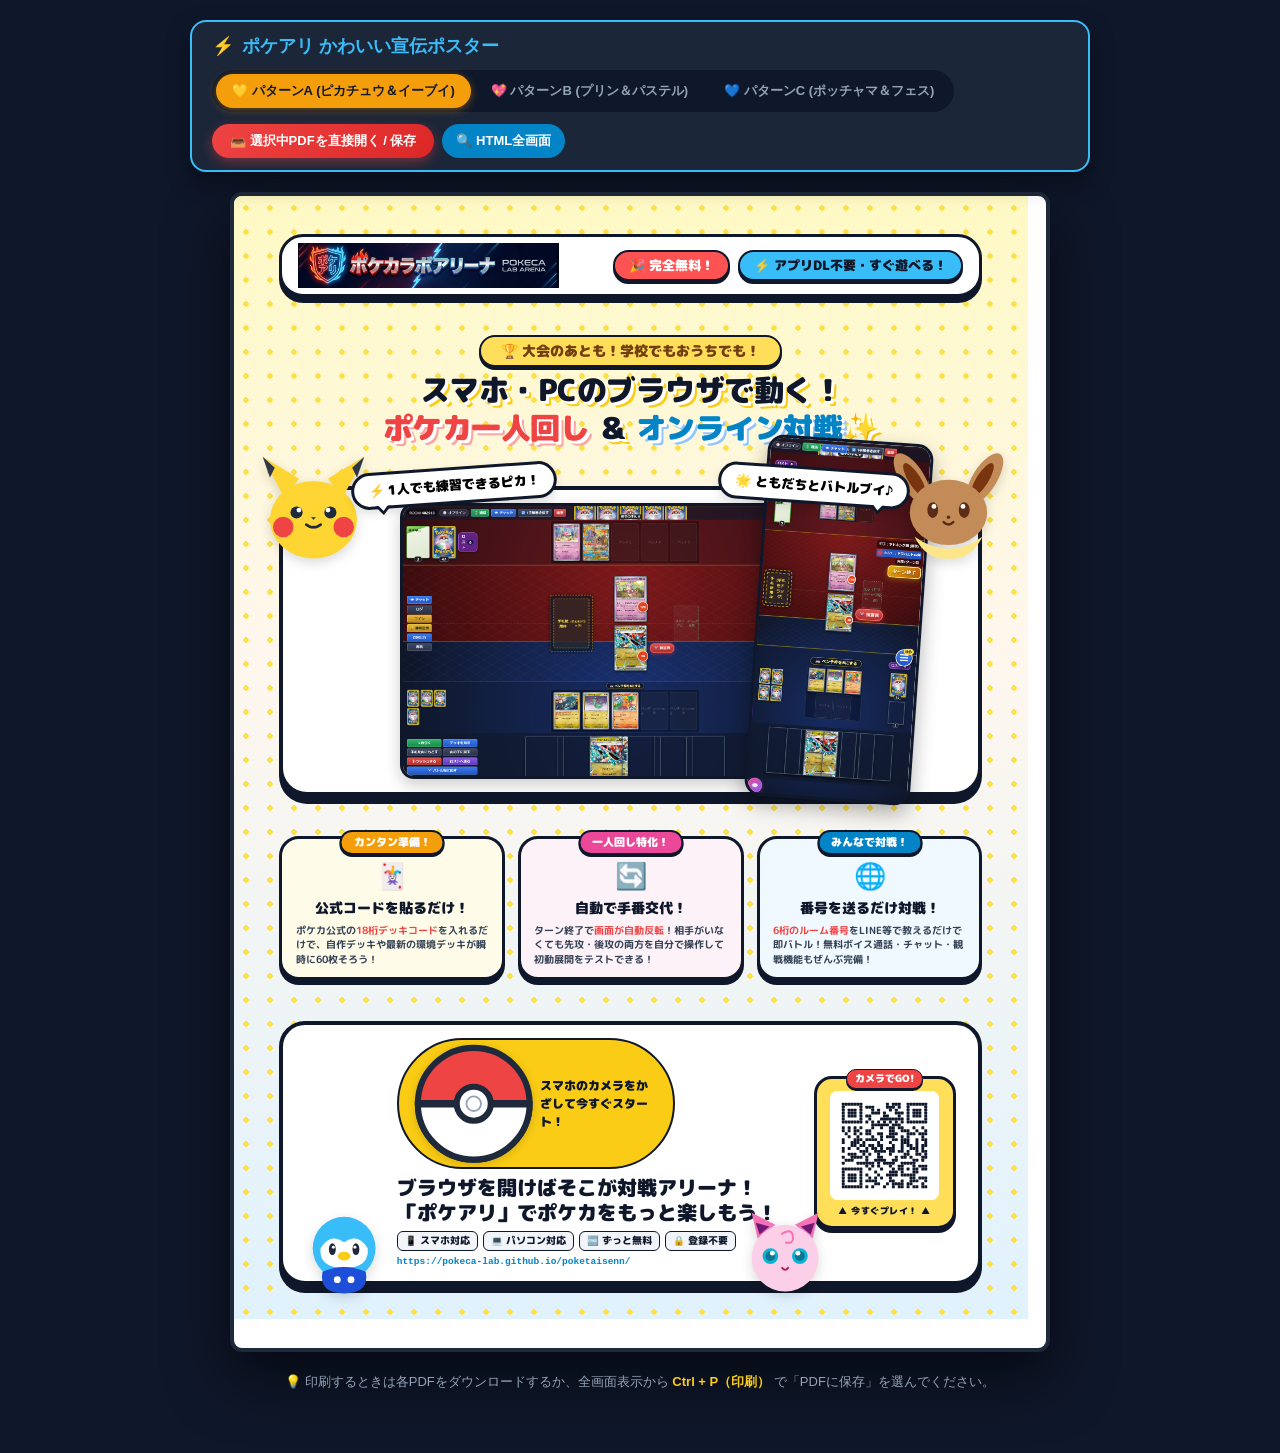
<file: src/poster/index.html>
<!DOCTYPE html>
<html lang="ja">
<head>
  <meta charset="UTF-8">
  <meta name="viewport" content="width=device-width, initial-scale=1.0">
  <title>ポケアリ ポップ＆キュート宣伝ポスター集（A4 PDFプレビュー）</title>
  <style>
    * {
      box-sizing: border-box;
      margin: 0;
      padding: 0;
    }
    body {
      font-family: "M PLUS Rounded 1c", "Hiragino Maru Gothic ProN", sans-serif;
      background: #0f172a;
      color: #f8fafc;
      min-height: 100vh;
      display: flex;
      flex-direction: column;
      align-items: center;
      padding: 20px 10px 60px;
    }

    .header-bar {
      width: 100%;
      max-width: 900px;
      display: flex;
      justify-content: space-between;
      align-items: center;
      flex-wrap: wrap;
      gap: 12px;
      background: rgba(30, 41, 59, 0.9);
      backdrop-filter: blur(8px);
      border: 2px solid #38bdf8;
      border-radius: 16px;
      padding: 12px 20px;
      margin-bottom: 20px;
      box-shadow: 0 10px 25px rgba(0, 0, 0, 0.4);
    }

    .title-area h1 {
      font-size: 18px;
      color: #38bdf8;
      display: flex;
      align-items: center;
      gap: 8px;
    }

    .tabs {
      display: flex;
      background: #0f172a;
      border-radius: 9999px;
      padding: 4px;
      gap: 4px;
    }
    .tab-btn {
      background: transparent;
      border: none;
      color: #94a3b8;
      font-size: 13px;
      font-weight: 800;
      padding: 8px 16px;
      border-radius: 9999px;
      cursor: pointer;
      transition: all 0.2s ease;
    }
    .tab-btn:hover {
      color: #fff;
    }
    .tab-btn.active {
      background: #f59e0b;
      color: #0f172a;
      box-shadow: 0 2px 8px rgba(245, 158, 11, 0.4);
    }

    .action-btns {
      display: flex;
      gap: 8px;
    }
    .btn-pdf {
      background: linear-gradient(135deg, #ef4444, #dc2626);
      color: #fff;
      text-decoration: none;
      padding: 8px 18px;
      border-radius: 9999px;
      font-size: 13px;
      font-weight: 900;
      display: inline-flex;
      align-items: center;
      gap: 6px;
      box-shadow: 0 4px 12px rgba(239, 68, 68, 0.4);
      transition: transform 0.15s ease;
    }
    .btn-pdf:hover {
      transform: translateY(-2px);
    }
    .btn-fullscreen {
      background: #0284c7;
      color: #fff;
      text-decoration: none;
      padding: 8px 14px;
      border-radius: 9999px;
      font-size: 13px;
      font-weight: 800;
    }

    .preview-container {
      width: 100%;
      max-width: 820px;
      height: 1160px;
      background: #fff;
      border-radius: 12px;
      overflow: hidden;
      box-shadow: 0 25px 60px rgba(0,0,0,0.6);
      border: 4px solid #1e293b;
    }

    iframe {
      width: 100%;
      height: 100%;
      border: none;
      display: block;
    }

    .footer-note {
      margin-top: 20px;
      text-align: center;
      font-size: 13px;
      color: #94a3b8;
      line-height: 1.6;
    }
    .footer-note b {
      color: #facc15;
    }
  </style>
</head>
<body>

  <div class="header-bar">
    <div class="title-area">
      <h1><span>⚡</span> ポケアリ かわいい宣伝ポスター</h1>
    </div>

    <div class="tabs">
      <button class="tab-btn active" onclick="switchTab('a')">💛 パターンA (ピカチュウ＆イーブイ)</button>
      <button class="tab-btn" onclick="switchTab('b')">💖 パターンB (プリン＆パステル)</button>
      <button class="tab-btn" onclick="switchTab('c')">💙 パターンC (ポッチャマ＆フェス)</button>
    </div>

    <div class="action-btns">
      <a id="btn-pdf-link" href="poster_pattern_a.pdf" target="_blank" class="btn-pdf">
        📥 選択中PDFを直接開く / 保存
      </a>
      <a id="btn-full-link" href="poster-a.html" target="_blank" class="btn-fullscreen">
        🔍 HTML全画面
      </a>
    </div>
  </div>

  <div class="preview-container">
    <iframe id="preview-frame" src="poster-a.html"></iframe>
  </div>

  <div class="footer-note">
    💡 印刷するときは各PDFをダウンロードするか、全画面表示から <b>Ctrl + P（印刷）</b> で「PDFに保存」を選んでください。
  </div>

  <script>
    function switchTab(type) {
      document.querySelectorAll('.tab-btn').forEach(b => b.classList.remove('active'));
      const frame = document.getElementById('preview-frame');
      const pdfLink = document.getElementById('btn-pdf-link');
      const fullLink = document.getElementById('btn-full-link');

      if (type === 'a') {
        document.querySelectorAll('.tab-btn')[0].classList.add('active');
        frame.src = 'poster-a.html';
        pdfLink.href = 'poster_pattern_a.pdf';
        fullLink.href = 'poster-a.html';
      } else if (type === 'b') {
        document.querySelectorAll('.tab-btn')[1].classList.add('active');
        frame.src = 'poster-b.html';
        pdfLink.href = 'poster_pattern_b.pdf';
        fullLink.href = 'poster-b.html';
      } else if (type === 'c') {
        document.querySelectorAll('.tab-btn')[2].classList.add('active');
        frame.src = 'poster-c.html';
        pdfLink.href = 'poster_pattern_c.pdf';
        fullLink.href = 'poster-c.html';
      }
    }
  </script>
</body>
</html>
</file>
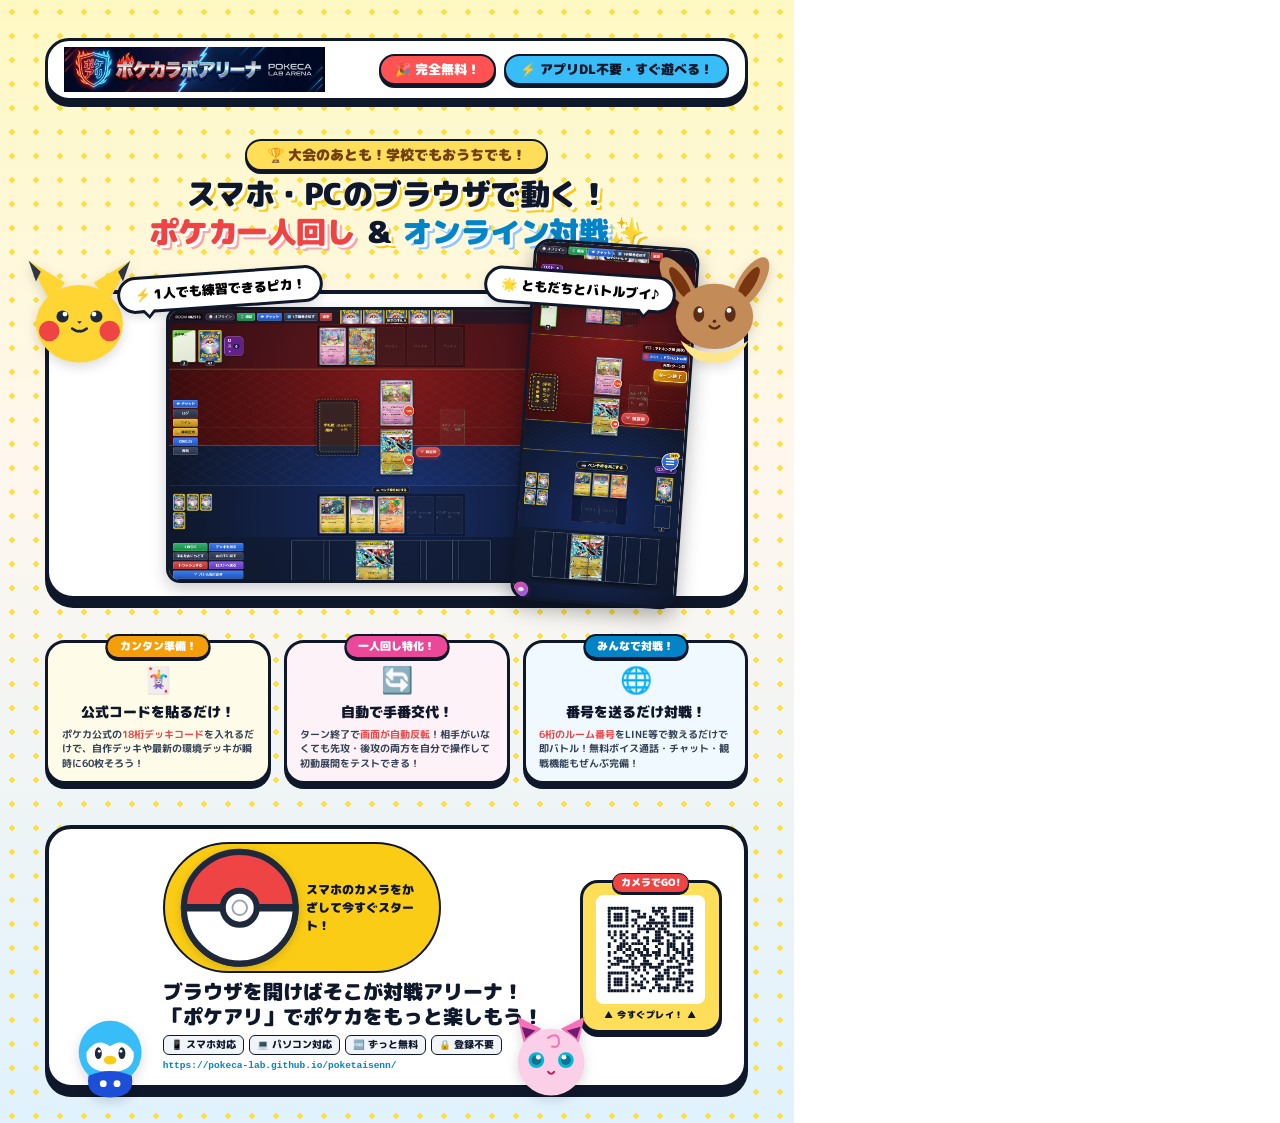
<file: src/poster/poster-a.html>
<!DOCTYPE html>
<html lang="ja">
<head>
  <meta charset="UTF-8">
  <title>ポケアリ 宣伝ポスター - パターンA (超ポップ＆キュート)</title>
  <style>
    
  @import url('https://fonts.googleapis.com/css2?family=M+PLUS+Rounded+1c:wght@500;700;800;900&display=swap');

  @page {
    size: A4 portrait;
    margin: 0;
  }
  * {
    box-sizing: border-box;
    margin: 0;
    padding: 0;
    -webkit-print-color-adjust: exact !important;
    print-color-adjust: exact !important;
    color-adjust: exact !important;
  }
  html, body {
    width: 210mm;
    height: 297mm;
    margin: 0;
    padding: 0;
    overflow: hidden;
    font-family: "M PLUS Rounded 1c", "Hiragino Maru Gothic ProN", "Kosugi Maru", -apple-system, sans-serif;
    -webkit-font-smoothing: antialiased;
  }
  .poster-canvas {
    width: 210mm;
    height: 297mm;
    position: relative;
    overflow: hidden;
    display: flex;
    flex-direction: column;
    justify-content: space-between;
    padding: 10mm 12mm 9mm 12mm;
  }

  /* 装飾SVGアイコン共通 */
  .poke-chara-svg {
    width: 100%;
    height: 100%;
    filter: drop-shadow(0 4px 6px rgba(0,0,0,0.15));
  }
  .poke-ball-svg {
    display: inline-block;
    vertical-align: middle;
    filter: drop-shadow(0 2px 4px rgba(0,0,0,0.15));
  }

  /* 吹き出し共通 */
  .pop-bubble {
    background: #ffffff;
    border: 3px solid #0f172a;
    border-radius: 20px;
    padding: 6px 14px;
    font-weight: 900;
    font-size: 13px;
    box-shadow: 0 4px 10px rgba(0,0,0,0.12);
    position: relative;
    display: inline-flex;
    align-items: center;
    gap: 4px;
    z-index: 10;
  }
  .pop-bubble::after {
    content: "";
    position: absolute;
    bottom: -9px;
    left: 20px;
    border-width: 9px 8px 0;
    border-style: solid;
    border-color: #0f172a transparent;
    display: block;
    width: 0;
  }
  .pop-bubble::before {
    content: "";
    position: absolute;
    bottom: -5px;
    left: 22px;
    border-width: 7px 6px 0;
    border-style: solid;
    border-color: #ffffff transparent;
    display: block;
    width: 0;
    z-index: 1;
  }

  /* キラキラスター */
  .deco-star {
    position: absolute;
    pointer-events: none;
    font-size: 18px;
    animation: twinkle 2s infinite ease-in-out;
  }


    /* パターンA 背景: ポルカドット＋カラフルグラデーション */
    .theme-park {
      background: radial-gradient(#fde047 15%, transparent 16%) 0 0 / 24px 24px,
                  linear-gradient(180deg, #fef9c3 0%, #fff7ed 40%, #e0f2fe 100%);
    }

    /* 最上部ヘッダー */
    .park-top {
      display: flex;
      justify-content: space-between;
      align-items: center;
      background: #ffffff;
      border: 3.5px solid #0f172a;
      border-radius: 24px;
      padding: 6px 16px;
      box-shadow: 0 6px 0px #0f172a;
      margin-bottom: 3.5mm;
    }
    .park-top-logo img {
      height: 12mm;
      display: block;
    }
    .park-top-badges {
      display: flex;
      gap: 8px;
    }
    .badge-capsule {
      background: #ff5252;
      color: #ffffff;
      font-size: 13px;
      font-weight: 900;
      padding: 4px 14px;
      border-radius: 9999px;
      border: 2px solid #0f172a;
      box-shadow: 0 3px 0px #0f172a;
      display: inline-flex;
      align-items: center;
      gap: 4px;
    }
    .badge-capsule.blue {
      background: #38bdf8;
      color: #0f172a;
    }

    /* ヒーロータイトルエリア */
    .park-hero {
      position: relative;
      text-align: center;
      margin-bottom: 3.5mm;
    }
    .park-hero-sub {
      display: inline-block;
      background: #ffde59;
      color: #713f12;
      font-size: 14px;
      font-weight: 900;
      padding: 4px 20px;
      border-radius: 9999px;
      border: 2.5px solid #0f172a;
      box-shadow: 0 3px 0px #0f172a;
      margin-bottom: 5px;
    }
    .park-hero-title {
      font-size: 30px;
      font-weight: 900;
      line-height: 1.25;
      color: #0f172a;
      letter-spacing: -0.5px;
      text-shadow: 3px 3px 0px #ffffff, 5px 5px 0px #facc15;
    }
    .park-hero-title .em-red {
      color: #ef4444;
      text-shadow: 3px 3px 0px #ffffff, 5px 5px 0px #fca5a5;
    }
    .park-hero-title .em-blue {
      color: #0284c7;
      text-shadow: 3px 3px 0px #ffffff, 5px 5px 0px #93c5fd;
    }

    /* キャラクターが飛び出すビジュアルエリア */
    .park-stage {
      position: relative;
      height: 82mm;
      background: #ffffff;
      border: 4px solid #0f172a;
      border-radius: 28px;
      box-shadow: 0 8px 0px #0f172a;
      padding: 4mm 6mm;
      display: flex;
      align-items: center;
      justify-content: center;
      margin-bottom: 4mm;
    }

    /* ポップな飾り枠（対戦画面） */
    .park-mockup-wrap {
      position: relative;
      width: 122mm;
    }
    .park-mockup-wrap img {
      width: 100%;
      border-radius: 14px;
      border: 3px solid #0f172a;
      display: block;
      box-shadow: 0 6px 16px rgba(0,0,0,0.2);
    }
    .park-sp-wrap {
      position: absolute;
      right: -16mm;
      bottom: -6mm;
      width: 44mm;
      z-index: 5;
    }
    .park-sp-wrap img {
      width: 100%;
      border-radius: 16px;
      border: 3.5px solid #0f172a;
      box-shadow: 0 8px 20px rgba(0,0,0,0.3);
      transform: rotate(4deg);
      display: block;
    }

    /* ピカチュウ（左上に配置） */
    .chara-pika-anchor {
      position: absolute;
      left: -8mm;
      top: -10mm;
      width: 32mm;
      height: 32mm;
      z-index: 10;
    }
    .bubble-pika {
      position: absolute;
      left: 18mm;
      top: -6mm;
      background: #fff;
      transform: rotate(-4deg);
      white-space: nowrap;
    }

    /* イーブイ（右上に配置） */
    .chara-eevee-anchor {
      position: absolute;
      right: -8mm;
      top: -10mm;
      width: 32mm;
      height: 32mm;
      z-index: 10;
    }
    .bubble-eevee {
      position: absolute;
      right: 18mm;
      top: -6mm;
      background: #fff;
      transform: rotate(4deg);
      white-space: nowrap;
    }
    .bubble-eevee::after { left: auto; right: 20px; }
    .bubble-eevee::before { left: auto; right: 22px; }

    /* 魅力3つのステッカーカード */
    .park-cards {
      display: grid;
      grid-template-columns: repeat(3, 1fr);
      gap: 3.5mm;
      margin-bottom: 4mm;
    }
    .park-card {
      background: #ffffff;
      border: 3.5px solid #0f172a;
      border-radius: 20px;
      padding: 3.5mm 3.5mm 3mm;
      box-shadow: 0 5px 0px #0f172a;
      text-align: center;
      position: relative;
    }
    .park-card.c-yellow { background: #fefce8; border-color: #0f172a; }
    .park-card.c-pink { background: #fdf2f8; border-color: #0f172a; }
    .park-card.c-blue { background: #f0f9ff; border-color: #0f172a; }

    .card-ribbon {
      position: absolute;
      top: -9px;
      left: 50%;
      transform: translateX(-50%);
      background: #f59e0b;
      color: #ffffff;
      font-size: 11px;
      font-weight: 900;
      padding: 2px 12px;
      border-radius: 9999px;
      border: 2px solid #0f172a;
      box-shadow: 0 2px 0px #0f172a;
      white-space: nowrap;
    }
    .card-ribbon.r-pink { background: #ec4899; }
    .card-ribbon.r-blue { background: #0284c7; }

    .card-icon-big {
      font-size: 26px;
      margin-top: 1mm;
      margin-bottom: 1.5mm;
      display: block;
    }
    .card-h {
      font-size: 13.5px;
      font-weight: 900;
      color: #0f172a;
      margin-bottom: 1.5mm;
      line-height: 1.3;
    }
    .card-p {
      font-size: 10px;
      color: #334155;
      font-weight: 700;
      line-height: 1.45;
      text-align: left;
    }
    .card-p b {
      color: #ef4444;
    }

    /* フッター：特大QRコード ＆ みんなで遊ぼうエリア */
    .park-footer {
      background: #ffffff;
      border: 4px solid #0f172a;
      border-radius: 26px;
      padding: 3.5mm 6mm;
      box-shadow: 0 8px 0px #0f172a;
      display: flex;
      align-items: center;
      justify-content: space-between;
      position: relative;
    }
    .footer-chara-pochama {
      position: absolute;
      left: 3mm;
      bottom: -6mm;
      width: 26mm;
      height: 26mm;
      z-index: 10;
    }
    .footer-chara-purin {
      position: absolute;
      right: 38mm;
      bottom: -6mm;
      width: 26mm;
      height: 26mm;
      z-index: 10;
    }

    .footer-info {
      padding-left: 24mm;
      flex: 1;
    }
    .footer-banner-pill {
      background: #facc15;
      color: #0f172a;
      font-size: 12px;
      font-weight: 900;
      padding: 3px 14px;
      border-radius: 9999px;
      border: 2px solid #0f172a;
      display: inline-flex;
      align-items: center;
      gap: 6px;
      margin-bottom: 1.5mm;
    }
    .footer-big-title {
      font-size: 20px;
      font-weight: 900;
      color: #0f172a;
      line-height: 1.25;
      margin-bottom: 1.5mm;
    }
    .footer-tag-list {
      display: flex;
      gap: 5px;
      font-size: 9.5px;
      font-weight: 800;
    }
    .footer-tag-list span {
      background: #f1f5f9;
      border: 1.5px solid #0f172a;
      border-radius: 6px;
      padding: 2px 7px;
      color: #0f172a;
    }
    .footer-url-text {
      font-size: 9.5px;
      font-weight: 800;
      color: #0284c7;
      margin-top: 1.5mm;
      font-family: Consolas, monospace;
    }

    /* QRコードブロック */
    .footer-qr-frame {
      display: flex;
      flex-direction: column;
      align-items: center;
      background: #ffde59;
      border: 3px solid #0f172a;
      border-radius: 18px;
      padding: 3mm 3.5mm 2mm;
      box-shadow: 0 4px 0px #0f172a;
      position: relative;
    }
    .qr-badge-bubble {
      position: absolute;
      top: -10px;
      background: #ef4444;
      color: #ffffff;
      font-size: 9.5px;
      font-weight: 900;
      padding: 2px 8px;
      border-radius: 9999px;
      border: 1.5px solid #0f172a;
      white-space: nowrap;
      box-shadow: 0 2px 0px #0f172a;
    }
    .footer-qr-frame img {
      width: 29mm;
      height: 29mm;
      display: block;
      border-radius: 8px;
      background: #ffffff;
    }
    .qr-text-under {
      font-size: 9px;
      font-weight: 900;
      color: #0f172a;
      margin-top: 1mm;
      letter-spacing: 0.5px;
    }
  </style>
</head>
<body>
  <div class="poster-canvas theme-park">

    <!-- ヘッダー -->
    <div class="park-top">
      <div class="park-top-logo">
        <img src="assets/logo_banner_slim.png" alt="ポケカラボアリーナ (ポケアリ)">
      </div>
      <div class="park-top-badges">
        <span class="badge-capsule">🎉 完全無料！</span>
        <span class="badge-capsule blue">⚡ アプリDL不要・すぐ遊べる！</span>
      </div>
    </div>

    <!-- キャッチコピー -->
    <div class="park-hero">
      <div class="park-hero-sub">🏆 大会のあとも！学校でもおうちでも！</div>
      <h1 class="park-hero-title">
        スマホ・PCのブラウザで動く！<br>
        <span class="em-red">ポケカ一人回し</span> ＆ <span class="em-blue">オンライン対戦</span>✨
      </h1>
    </div>

    <!-- ビジュアルステージ（ピカチュウ＆イーブイが飛び出す！） -->
    <div class="park-stage">
      <!-- 左上ピカチュウ -->
      <div class="chara-pika-anchor"><svg viewBox="0 0 100 100" class="poke-chara-svg" aria-label="ピカチュウ">
  <polygon points="26,38 8,4 38,22" fill="#ffd533"/>
  <polygon points="8,4 18,13 14,21 8,4" fill="#2d3748"/>
  <polygon points="74,38 92,4 62,22" fill="#ffd533"/>
  <polygon points="92,4 82,13 86,21 92,4" fill="#2d3748"/>
  <ellipse cx="50" cy="56" rx="36" ry="32" fill="#ffd533"/>
  <circle cx="25" cy="62" r="8.5" fill="#ef4444"/>
  <circle cx="75" cy="62" r="8.5" fill="#ef4444"/>
  <circle cx="36" cy="50" r="5" fill="#1e293b"/>
  <circle cx="38" cy="48" r="2" fill="#ffffff"/>
  <circle cx="64" cy="50" r="5" fill="#1e293b"/>
  <circle cx="62" cy="48" r="2" fill="#ffffff"/>
  <polygon points="50,56 48,54 52,54" fill="#1e293b"/>
  <path d="M44,60 Q50,64 50,61 Q50,64 56,60" fill="none" stroke="#1e293b" stroke-width="2.2" stroke-linecap="round"/>
</svg></div>
      <div class="pop-bubble bubble-pika">⚡ 1人でも練習できるピカ！</div>

      <!-- 右上イーブイ -->
      <div class="chara-eevee-anchor"><svg viewBox="0 0 100 100" class="poke-chara-svg" aria-label="イーブイ">
  <ellipse cx="20" cy="22" rx="10" ry="24" transform="rotate(-32 20 22)" fill="#c28b57"/>
  <ellipse cx="22" cy="23" rx="5" ry="16" transform="rotate(-32 22 23)" fill="#78350f"/>
  <ellipse cx="80" cy="22" rx="10" ry="24" transform="rotate(32 80 22)" fill="#c28b57"/>
  <ellipse cx="78" cy="23" rx="5" ry="16" transform="rotate(32 78 23)" fill="#78350f"/>
  <ellipse cx="50" cy="50" rx="32" ry="27" fill="#c28b57"/>
  <path d="M22,70 Q50,90 78,70 Q68,90 50,88 Q32,90 22,70 Z" fill="#fde68a"/>
  <ellipse cx="37" cy="48" rx="4.5" ry="6.5" fill="#5c2d16"/>
  <circle cx="38" cy="45" r="2" fill="#ffffff"/>
  <ellipse cx="63" cy="48" rx="4.5" ry="6.5" fill="#5c2d16"/>
  <circle cx="62" cy="45" r="2" fill="#ffffff"/>
  <circle cx="50" cy="54" r="1.5" fill="#5c2d16"/>
  <path d="M46,58 Q50,62 54,58" fill="none" stroke="#5c2d16" stroke-width="2" stroke-linecap="round"/>
</svg></div>
      <div class="pop-bubble bubble-eevee">🌟 ともだちとバトルブイ♪</div>

      <!-- メイン対戦画面＆スマホ画面 -->
      <div class="park-mockup-wrap">
        <img src="assets/battle_pc.png" alt="ポケアリ 対戦画面">
        <div class="park-sp-wrap">
          <img src="assets/battle_sp.png" alt="スマホ版 対戦画面">
        </div>
      </div>
    </div>

    <!-- 3大ステッカーカード -->
    <div class="park-cards">
      <div class="park-card c-yellow">
        <div class="card-ribbon">カンタン準備！</div>
        <span class="card-icon-big">🃏</span>
        <div class="card-h">公式コードを貼るだけ！</div>
        <p class="card-p">
          ポケカ公式の<b>18桁デッキコード</b>を入れるだけで、自作デッキや最新の環境デッキが瞬時に60枚そろう！
        </p>
      </div>

      <div class="park-card c-pink">
        <div class="card-ribbon r-pink">一人回し特化！</div>
        <span class="card-icon-big">🔄</span>
        <div class="card-h">自動で手番交代！</div>
        <p class="card-p">
          ターン終了で<b>画面が自動反転</b>！相手がいなくても先攻・後攻の両方を自分で操作して初動展開をテストできる！
        </p>
      </div>

      <div class="park-card c-blue">
        <div class="card-ribbon r-blue">みんなで対戦！</div>
        <span class="card-icon-big">🌐</span>
        <div class="card-h">番号を送るだけ対戦！</div>
        <p class="card-p">
          <b>6桁のルーム番号</b>をLINE等で教えるだけで即バトル！無料ボイス通話・チャット・観戦機能もぜんぶ完備！
        </p>
      </div>
    </div>

    <!-- 特大QRコードフッター（ポッチャマ＆プリン付き） -->
    <div class="park-footer">
      <div class="footer-chara-pochama"><svg viewBox="0 0 100 100" class="poke-chara-svg" aria-label="ポッチャマ">
  <circle cx="50" cy="44" r="32" fill="#38bdf8"/>
  <path d="M26,44 Q36,28 50,38 Q64,28 74,44 Q76,64 50,64 Q24,64 26,44 Z" fill="#ffffff"/>
  <path d="M28,68 Q50,58 72,68 Q76,90 50,90 Q24,90 28,68 Z" fill="#1d4ed8"/>
  <circle cx="43" cy="76" r="3.5" fill="#ffffff"/>
  <circle cx="57" cy="76" r="3.5" fill="#ffffff"/>
  <ellipse cx="38" cy="45" rx="3.5" ry="6" fill="#1e293b"/>
  <circle cx="39" cy="43" r="1.5" fill="#ffffff"/>
  <ellipse cx="62" cy="45" rx="3.5" ry="6" fill="#1e293b"/>
  <circle cx="61" cy="43" r="1.5" fill="#ffffff"/>
  <ellipse cx="50" cy="52" rx="6.5" ry="4.5" fill="#facc15"/>
</svg></div>
      <div class="footer-chara-purin"><svg viewBox="0 0 100 100" class="poke-chara-svg" aria-label="プリン">
  <polygon points="22,34 16,8 40,20" fill="#f472b6"/>
  <polygon points="20,18 24,30 34,22" fill="#701a75"/>
  <polygon points="78,34 84,8 60,20" fill="#f472b6"/>
  <polygon points="80,18 76,30 66,22" fill="#701a75"/>
  <circle cx="50" cy="54" r="34" fill="#fbcfe8"/>
  <path d="M46,30 Q58,22 58,34 Q58,40 50,38 Q42,36 46,30 Z" fill="#fbcfe8"/>
  <path d="M46,30 Q58,22 58,34 Q58,40 50,38" fill="none" stroke="#f472b6" stroke-width="2"/>
  <circle cx="35" cy="52" r="8" fill="#06b6d4"/>
  <circle cx="35" cy="52" r="5" fill="#0e7490"/>
  <circle cx="37" cy="49" r="2.5" fill="#ffffff"/>
  <circle cx="65" cy="52" r="8" fill="#06b6d4"/>
  <circle cx="65" cy="52" r="5" fill="#0e7490"/>
  <circle cx="63" cy="49" r="2.5" fill="#ffffff"/>
  <path d="M47,64 Q50,68 53,64" fill="none" stroke="#be185d" stroke-width="2" stroke-linecap="round"/>
</svg></div>

      <div class="footer-info">
        <div class="footer-banner-pill">
          <svg viewBox="0 0 100 100" class="poke-ball-svg">
  <circle cx="50" cy="50" r="46" fill="#ef4444" stroke="#1e293b" stroke-width="5"/>
  <path d="M 4 50 A 46 46 0 0 0 96 50 Z" fill="#ffffff" stroke="#1e293b" stroke-width="5"/>
  <line x1="4" y1="50" x2="96" y2="50" stroke="#1e293b" stroke-width="6"/>
  <circle cx="50" cy="50" r="14" fill="#ffffff" stroke="#1e293b" stroke-width="5"/>
  <circle cx="50" cy="50" r="6" fill="#ffffff" stroke="#94a3b8" stroke-width="1.5"/>
</svg> スマホのカメラをかざして今すぐスタート！
        </div>
        <div class="footer-big-title">
          ブラウザを開けばそこが対戦アリーナ！<br>
          「ポケアリ」でポケカをもっと楽しもう！
        </div>
        <div class="footer-tag-list">
          <span>📱 スマホ対応</span>
          <span>💻 パソコン対応</span>
          <span>🆓 ずっと無料</span>
          <span>🔒 登録不要</span>
        </div>
        <div class="footer-url-text">https://pokeca-lab.github.io/poketaisenn/</div>
      </div>

      <div class="footer-qr-frame">
        <div class="qr-badge-bubble">カメラでGO!</div>
        <img src="assets/qr_pokeari.svg" alt="ポケアリ アクセスQRコード">
        <span class="qr-text-under">▲ 今すぐプレイ！ ▲</span>
      </div>
    </div>

  </div>
</body>
</html>
</file>
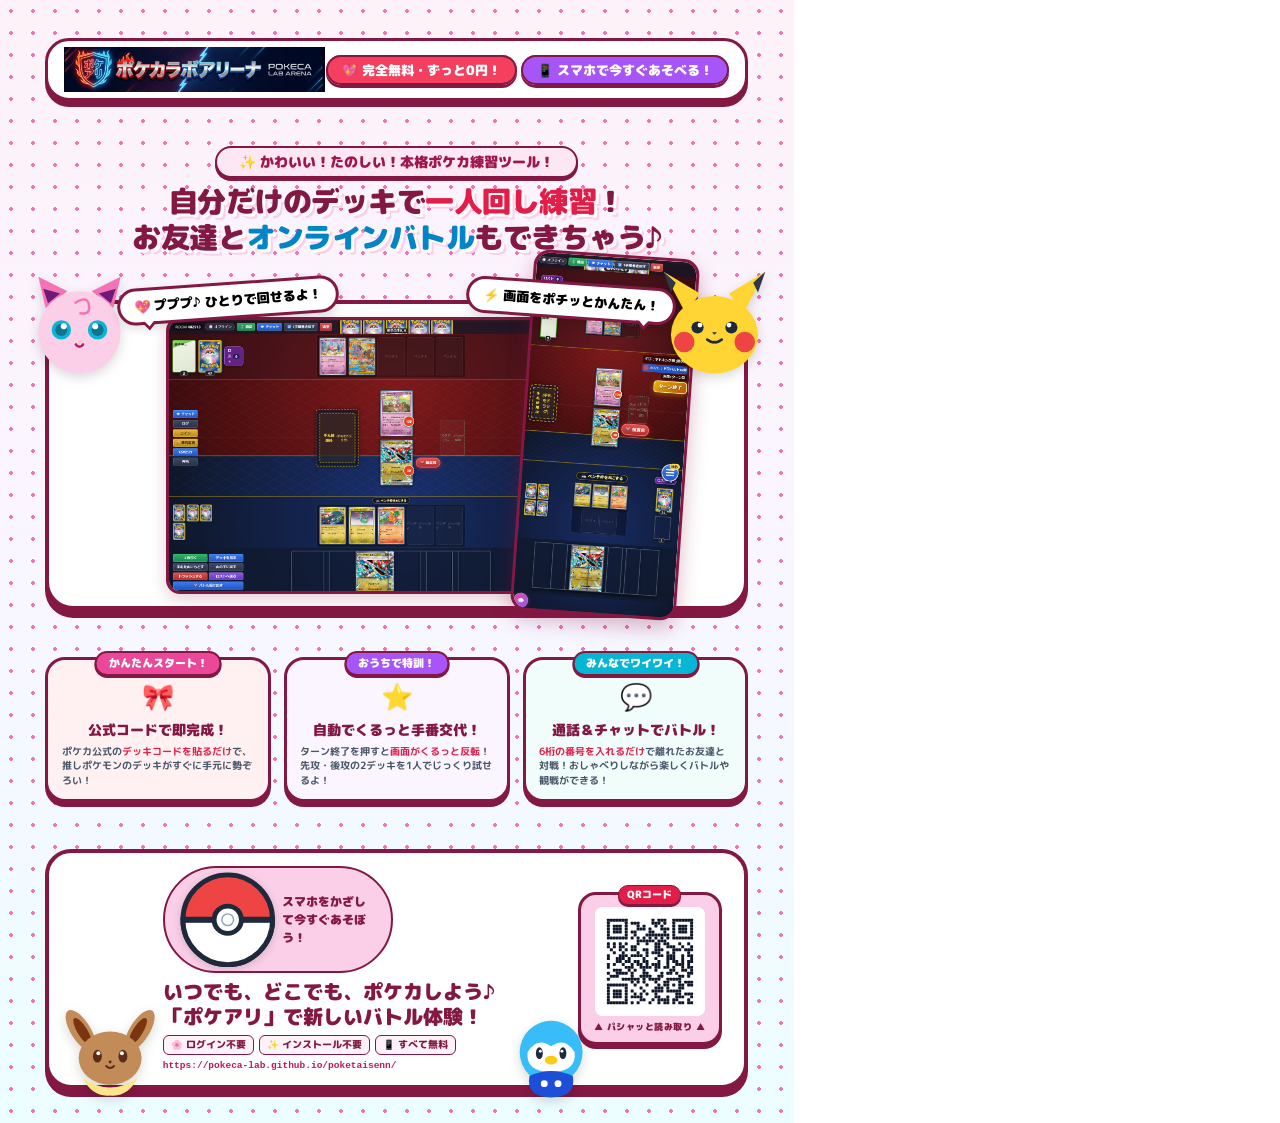
<file: src/poster/poster-b.html>
<!DOCTYPE html>
<html lang="ja">
<head>
  <meta charset="UTF-8">
  <title>ポケアリ 宣伝ポスター - パターンB (ドリーミーパステル＆キュート)</title>
  <style>
    
  @import url('https://fonts.googleapis.com/css2?family=M+PLUS+Rounded+1c:wght@500;700;800;900&display=swap');

  @page {
    size: A4 portrait;
    margin: 0;
  }
  * {
    box-sizing: border-box;
    margin: 0;
    padding: 0;
    -webkit-print-color-adjust: exact !important;
    print-color-adjust: exact !important;
    color-adjust: exact !important;
  }
  html, body {
    width: 210mm;
    height: 297mm;
    margin: 0;
    padding: 0;
    overflow: hidden;
    font-family: "M PLUS Rounded 1c", "Hiragino Maru Gothic ProN", "Kosugi Maru", -apple-system, sans-serif;
    -webkit-font-smoothing: antialiased;
  }
  .poster-canvas {
    width: 210mm;
    height: 297mm;
    position: relative;
    overflow: hidden;
    display: flex;
    flex-direction: column;
    justify-content: space-between;
    padding: 10mm 12mm 9mm 12mm;
  }

  /* 装飾SVGアイコン共通 */
  .poke-chara-svg {
    width: 100%;
    height: 100%;
    filter: drop-shadow(0 4px 6px rgba(0,0,0,0.15));
  }
  .poke-ball-svg {
    display: inline-block;
    vertical-align: middle;
    filter: drop-shadow(0 2px 4px rgba(0,0,0,0.15));
  }

  /* 吹き出し共通 */
  .pop-bubble {
    background: #ffffff;
    border: 3px solid #0f172a;
    border-radius: 20px;
    padding: 6px 14px;
    font-weight: 900;
    font-size: 13px;
    box-shadow: 0 4px 10px rgba(0,0,0,0.12);
    position: relative;
    display: inline-flex;
    align-items: center;
    gap: 4px;
    z-index: 10;
  }
  .pop-bubble::after {
    content: "";
    position: absolute;
    bottom: -9px;
    left: 20px;
    border-width: 9px 8px 0;
    border-style: solid;
    border-color: #0f172a transparent;
    display: block;
    width: 0;
  }
  .pop-bubble::before {
    content: "";
    position: absolute;
    bottom: -5px;
    left: 22px;
    border-width: 7px 6px 0;
    border-style: solid;
    border-color: #ffffff transparent;
    display: block;
    width: 0;
    z-index: 1;
  }

  /* キラキラスター */
  .deco-star {
    position: absolute;
    pointer-events: none;
    font-size: 18px;
    animation: twinkle 2s infinite ease-in-out;
  }


    .theme-pastel {
      background: radial-gradient(#f472b6 12%, transparent 13%) 0 0 / 22px 22px,
                  linear-gradient(180deg, #fdf2f8 0%, #faf5ff 45%, #ecfeff 100%);
    }

    .pastel-top {
      display: flex;
      justify-content: space-between;
      align-items: center;
      background: #ffffff;
      border: 3.5px solid #831843;
      border-radius: 24px;
      padding: 6px 16px;
      box-shadow: 0 6px 0px #831843;
      margin-bottom: 3.5mm;
    }
    .pastel-top-logo img {
      height: 12mm;
      display: block;
    }
    .badge-sweet {
      background: #f43f5e;
      color: #ffffff;
      font-size: 13px;
      font-weight: 900;
      padding: 4px 14px;
      border-radius: 9999px;
      border: 2px solid #831843;
      box-shadow: 0 3px 0px #831843;
    }
    .badge-sweet.purple {
      background: #a855f7;
    }

    .pastel-hero {
      text-align: center;
      margin-bottom: 3.5mm;
    }
    .pastel-hero-sub {
      display: inline-block;
      background: #fce7f3;
      color: #9d174d;
      font-size: 14px;
      font-weight: 900;
      padding: 4px 22px;
      border-radius: 9999px;
      border: 2.5px solid #831843;
      box-shadow: 0 3px 0px #831843;
      margin-bottom: 5px;
    }
    .pastel-hero-title {
      font-size: 29px;
      font-weight: 900;
      line-height: 1.25;
      color: #831843;
      letter-spacing: -0.5px;
      text-shadow: 3px 3px 0px #ffffff, 5px 5px 0px #fbcfe8;
    }
    .pastel-hero-title .em-pink {
      color: #e11d48;
    }
    .pastel-hero-title .em-cyan {
      color: #0284c7;
    }

    .pastel-stage {
      position: relative;
      height: 82mm;
      background: #ffffff;
      border: 4px solid #831843;
      border-radius: 28px;
      box-shadow: 0 8px 0px #831843;
      padding: 4mm 6mm;
      display: flex;
      align-items: center;
      justify-content: center;
      margin-bottom: 4mm;
    }
    .pastel-mockup-wrap {
      position: relative;
      width: 122mm;
    }
    .pastel-mockup-wrap img {
      width: 100%;
      border-radius: 14px;
      border: 3px solid #831843;
      display: block;
      box-shadow: 0 6px 16px rgba(131, 24, 67, 0.2);
    }
    .pastel-sp-wrap {
      position: absolute;
      right: -16mm;
      bottom: -6mm;
      width: 44mm;
      z-index: 5;
    }
    .pastel-sp-wrap img {
      width: 100%;
      border-radius: 16px;
      border: 3.5px solid #831843;
      box-shadow: 0 8px 20px rgba(131, 24, 67, 0.3);
      transform: rotate(4deg);
      display: block;
    }

    .chara-purin-top {
      position: absolute;
      left: -8mm;
      top: -10mm;
      width: 32mm;
      height: 32mm;
      z-index: 10;
    }
    .bubble-purin {
      position: absolute;
      left: 18mm;
      top: -6mm;
      background: #fff;
      transform: rotate(-4deg);
      white-space: nowrap;
      border-color: #831843;
    }
    .bubble-purin::after { border-color: #831843 transparent; }

    .chara-pika-top {
      position: absolute;
      right: -8mm;
      top: -10mm;
      width: 32mm;
      height: 32mm;
      z-index: 10;
    }
    .bubble-pika-right {
      position: absolute;
      right: 18mm;
      top: -6mm;
      background: #fff;
      transform: rotate(4deg);
      white-space: nowrap;
      border-color: #831843;
    }
    .bubble-pika-right::after { left: auto; right: 20px; border-color: #831843 transparent; }
    .bubble-pika-right::before { left: auto; right: 22px; }

    .pastel-cards {
      display: grid;
      grid-template-columns: repeat(3, 1fr);
      gap: 3.5mm;
      margin-bottom: 4mm;
    }
    .pastel-card {
      background: #ffffff;
      border: 3.5px solid #831843;
      border-radius: 20px;
      padding: 3.5mm 3.5mm 3mm;
      box-shadow: 0 5px 0px #831843;
      text-align: center;
      position: relative;
    }
    .pastel-card.c-p1 { background: #fff1f2; }
    .pastel-card.c-p2 { background: #faf5ff; }
    .pastel-card.c-p3 { background: #f0fdfa; }

    .card-ribbon-sweet {
      position: absolute;
      top: -9px;
      left: 50%;
      transform: translateX(-50%);
      background: #ec4899;
      color: #ffffff;
      font-size: 11px;
      font-weight: 900;
      padding: 2px 12px;
      border-radius: 9999px;
      border: 2px solid #831843;
      box-shadow: 0 2px 0px #831843;
      white-space: nowrap;
    }
    .card-ribbon-sweet.purple { background: #a855f7; }
    .card-ribbon-sweet.cyan { background: #06b6d4; }

    .card-icon-big {
      font-size: 26px;
      margin-top: 1mm;
      margin-bottom: 1.5mm;
      display: block;
    }
    .card-h {
      font-size: 13.5px;
      font-weight: 900;
      color: #831843;
      margin-bottom: 1.5mm;
      line-height: 1.3;
    }
    .card-p {
      font-size: 10px;
      color: #475569;
      font-weight: 700;
      line-height: 1.45;
      text-align: left;
    }
    .card-p b {
      color: #e11d48;
    }

    .pastel-footer {
      background: #ffffff;
      border: 4px solid #831843;
      border-radius: 26px;
      padding: 3.5mm 6mm;
      box-shadow: 0 8px 0px #831843;
      display: flex;
      align-items: center;
      justify-content: space-between;
      position: relative;
    }
    .footer-chara-eevee-b {
      position: absolute;
      left: 3mm;
      bottom: -6mm;
      width: 26mm;
      height: 26mm;
      z-index: 10;
    }
    .footer-chara-pochama-b {
      position: absolute;
      right: 38mm;
      bottom: -6mm;
      width: 26mm;
      height: 26mm;
      z-index: 10;
    }

    .footer-info-b {
      padding-left: 24mm;
      flex: 1;
    }
    .footer-banner-pill-b {
      background: #fbcfe8;
      color: #831843;
      font-size: 12px;
      font-weight: 900;
      padding: 3px 14px;
      border-radius: 9999px;
      border: 2px solid #831843;
      display: inline-flex;
      align-items: center;
      gap: 6px;
      margin-bottom: 1.5mm;
    }
    .footer-big-title-b {
      font-size: 20px;
      font-weight: 900;
      color: #831843;
      line-height: 1.25;
      margin-bottom: 1.5mm;
    }
    .footer-tag-list-b {
      display: flex;
      gap: 5px;
      font-size: 9.5px;
      font-weight: 800;
    }
    .footer-tag-list-b span {
      background: #fdf2f8;
      border: 1.5px solid #831843;
      border-radius: 6px;
      padding: 2px 7px;
      color: #831843;
    }
    .footer-url-text-b {
      font-size: 9.5px;
      font-weight: 800;
      color: #be185d;
      margin-top: 1.5mm;
      font-family: Consolas, monospace;
    }

    .footer-qr-frame-b {
      display: flex;
      flex-direction: column;
      align-items: center;
      background: #fbcfe8;
      border: 3px solid #831843;
      border-radius: 18px;
      padding: 3mm 3.5mm 2mm;
      box-shadow: 0 4px 0px #831843;
      position: relative;
    }
    .qr-badge-bubble-b {
      position: absolute;
      top: -10px;
      background: #e11d48;
      color: #ffffff;
      font-size: 9.5px;
      font-weight: 900;
      padding: 2px 8px;
      border-radius: 9999px;
      border: 1.5px solid #831843;
      white-space: nowrap;
      box-shadow: 0 2px 0px #831843;
    }
    .footer-qr-frame-b img {
      width: 29mm;
      height: 29mm;
      display: block;
      border-radius: 8px;
      background: #ffffff;
    }
    .qr-text-under-b {
      font-size: 9px;
      font-weight: 900;
      color: #831843;
      margin-top: 1mm;
      letter-spacing: 0.5px;
    }
  </style>
</head>
<body>
  <div class="poster-canvas theme-pastel">

    <!-- ヘッダー -->
    <div class="pastel-top">
      <div class="pastel-top-logo">
        <img src="assets/logo_banner_slim.png" alt="ポケカラボアリーナ (ポケアリ)">
      </div>
      <div class="park-top-badges">
        <span class="badge-sweet">💖 完全無料・ずっと0円！</span>
        <span class="badge-sweet purple">📱 スマホで今すぐあそべる！</span>
      </div>
    </div>

    <!-- キャッチコピー -->
    <div class="pastel-hero">
      <div class="pastel-hero-sub">✨ かわいい！たのしい！本格ポケカ練習ツール！</div>
      <h1 class="pastel-hero-title">
        自分だけのデッキで<span class="em-pink">一人回し練習</span>！<br>
        お友達と<span class="em-cyan">オンラインバトル</span>もできちゃう♪
      </h1>
    </div>

    <!-- ビジュアルステージ（プリン＆ピカチュウ） -->
    <div class="pastel-stage">
      <div class="chara-purin-top"><svg viewBox="0 0 100 100" class="poke-chara-svg" aria-label="プリン">
  <polygon points="22,34 16,8 40,20" fill="#f472b6"/>
  <polygon points="20,18 24,30 34,22" fill="#701a75"/>
  <polygon points="78,34 84,8 60,20" fill="#f472b6"/>
  <polygon points="80,18 76,30 66,22" fill="#701a75"/>
  <circle cx="50" cy="54" r="34" fill="#fbcfe8"/>
  <path d="M46,30 Q58,22 58,34 Q58,40 50,38 Q42,36 46,30 Z" fill="#fbcfe8"/>
  <path d="M46,30 Q58,22 58,34 Q58,40 50,38" fill="none" stroke="#f472b6" stroke-width="2"/>
  <circle cx="35" cy="52" r="8" fill="#06b6d4"/>
  <circle cx="35" cy="52" r="5" fill="#0e7490"/>
  <circle cx="37" cy="49" r="2.5" fill="#ffffff"/>
  <circle cx="65" cy="52" r="8" fill="#06b6d4"/>
  <circle cx="65" cy="52" r="5" fill="#0e7490"/>
  <circle cx="63" cy="49" r="2.5" fill="#ffffff"/>
  <path d="M47,64 Q50,68 53,64" fill="none" stroke="#be185d" stroke-width="2" stroke-linecap="round"/>
</svg></div>
      <div class="pop-bubble bubble-purin">💖 プププ♪ ひとりで回せるよ！</div>

      <div class="chara-pika-top"><svg viewBox="0 0 100 100" class="poke-chara-svg" aria-label="ピカチュウ">
  <polygon points="26,38 8,4 38,22" fill="#ffd533"/>
  <polygon points="8,4 18,13 14,21 8,4" fill="#2d3748"/>
  <polygon points="74,38 92,4 62,22" fill="#ffd533"/>
  <polygon points="92,4 82,13 86,21 92,4" fill="#2d3748"/>
  <ellipse cx="50" cy="56" rx="36" ry="32" fill="#ffd533"/>
  <circle cx="25" cy="62" r="8.5" fill="#ef4444"/>
  <circle cx="75" cy="62" r="8.5" fill="#ef4444"/>
  <circle cx="36" cy="50" r="5" fill="#1e293b"/>
  <circle cx="38" cy="48" r="2" fill="#ffffff"/>
  <circle cx="64" cy="50" r="5" fill="#1e293b"/>
  <circle cx="62" cy="48" r="2" fill="#ffffff"/>
  <polygon points="50,56 48,54 52,54" fill="#1e293b"/>
  <path d="M44,60 Q50,64 50,61 Q50,64 56,60" fill="none" stroke="#1e293b" stroke-width="2.2" stroke-linecap="round"/>
</svg></div>
      <div class="pop-bubble bubble-pika-right">⚡ 画面をポチッとかんたん！</div>

      <div class="pastel-mockup-wrap">
        <img src="assets/battle_pc.png" alt="ポケアリ 対戦画面">
        <div class="pastel-sp-wrap">
          <img src="assets/battle_sp.png" alt="スマホ版 対戦画面">
        </div>
      </div>
    </div>

    <!-- 3大ステッカーカード -->
    <div class="pastel-cards">
      <div class="pastel-card c-p1">
        <div class="card-ribbon-sweet">かんたんスタート！</div>
        <span class="card-icon-big">🎀</span>
        <div class="card-h">公式コードで即完成！</div>
        <p class="card-p">
          ポケカ公式の<b>デッキコードを貼るだけ</b>で、推しポケモンのデッキがすぐに手元に勢ぞろい！
        </p>
      </div>

      <div class="pastel-card c-p2">
        <div class="card-ribbon-sweet purple">おうちで特訓！</div>
        <span class="card-icon-big">⭐</span>
        <div class="card-h">自動でくるっと手番交代！</div>
        <p class="card-p">
          ターン終了を押すと<b>画面がくるっと反転</b>！先攻・後攻の2デッキを1人でじっくり試せるよ！
        </p>
      </div>

      <div class="pastel-card c-p3">
        <div class="card-ribbon-sweet cyan">みんなでワイワイ！</div>
        <span class="card-icon-big">💬</span>
        <div class="card-h">通話＆チャットでバトル！</div>
        <p class="card-p">
          <b>6桁の番号を入れるだけ</b>で離れたお友達と対戦！おしゃべりしながら楽しくバトルや観戦ができる！
        </p>
      </div>
    </div>

    <!-- フッター（イーブイ＆ポッチャマ付き） -->
    <div class="pastel-footer">
      <div class="footer-chara-eevee-b"><svg viewBox="0 0 100 100" class="poke-chara-svg" aria-label="イーブイ">
  <ellipse cx="20" cy="22" rx="10" ry="24" transform="rotate(-32 20 22)" fill="#c28b57"/>
  <ellipse cx="22" cy="23" rx="5" ry="16" transform="rotate(-32 22 23)" fill="#78350f"/>
  <ellipse cx="80" cy="22" rx="10" ry="24" transform="rotate(32 80 22)" fill="#c28b57"/>
  <ellipse cx="78" cy="23" rx="5" ry="16" transform="rotate(32 78 23)" fill="#78350f"/>
  <ellipse cx="50" cy="50" rx="32" ry="27" fill="#c28b57"/>
  <path d="M22,70 Q50,90 78,70 Q68,90 50,88 Q32,90 22,70 Z" fill="#fde68a"/>
  <ellipse cx="37" cy="48" rx="4.5" ry="6.5" fill="#5c2d16"/>
  <circle cx="38" cy="45" r="2" fill="#ffffff"/>
  <ellipse cx="63" cy="48" rx="4.5" ry="6.5" fill="#5c2d16"/>
  <circle cx="62" cy="45" r="2" fill="#ffffff"/>
  <circle cx="50" cy="54" r="1.5" fill="#5c2d16"/>
  <path d="M46,58 Q50,62 54,58" fill="none" stroke="#5c2d16" stroke-width="2" stroke-linecap="round"/>
</svg></div>
      <div class="footer-chara-pochama-b"><svg viewBox="0 0 100 100" class="poke-chara-svg" aria-label="ポッチャマ">
  <circle cx="50" cy="44" r="32" fill="#38bdf8"/>
  <path d="M26,44 Q36,28 50,38 Q64,28 74,44 Q76,64 50,64 Q24,64 26,44 Z" fill="#ffffff"/>
  <path d="M28,68 Q50,58 72,68 Q76,90 50,90 Q24,90 28,68 Z" fill="#1d4ed8"/>
  <circle cx="43" cy="76" r="3.5" fill="#ffffff"/>
  <circle cx="57" cy="76" r="3.5" fill="#ffffff"/>
  <ellipse cx="38" cy="45" rx="3.5" ry="6" fill="#1e293b"/>
  <circle cx="39" cy="43" r="1.5" fill="#ffffff"/>
  <ellipse cx="62" cy="45" rx="3.5" ry="6" fill="#1e293b"/>
  <circle cx="61" cy="43" r="1.5" fill="#ffffff"/>
  <ellipse cx="50" cy="52" rx="6.5" ry="4.5" fill="#facc15"/>
</svg></div>

      <div class="footer-info-b">
        <div class="footer-banner-pill-b">
          <svg viewBox="0 0 100 100" class="poke-ball-svg">
  <circle cx="50" cy="50" r="46" fill="#ef4444" stroke="#1e293b" stroke-width="5"/>
  <path d="M 4 50 A 46 46 0 0 0 96 50 Z" fill="#ffffff" stroke="#1e293b" stroke-width="5"/>
  <line x1="4" y1="50" x2="96" y2="50" stroke="#1e293b" stroke-width="6"/>
  <circle cx="50" cy="50" r="14" fill="#ffffff" stroke="#1e293b" stroke-width="5"/>
  <circle cx="50" cy="50" r="6" fill="#ffffff" stroke="#94a3b8" stroke-width="1.5"/>
</svg> スマホをかざして今すぐあそぼう！
        </div>
        <div class="footer-big-title-b">
          いつでも、どこでも、ポケカしよう♪<br>
          「ポケアリ」で新しいバトル体験！
        </div>
        <div class="footer-tag-list-b">
          <span>🌸 ログイン不要</span>
          <span>✨ インストール不要</span>
          <span>📱 すべて無料</span>
        </div>
        <div class="footer-url-text-b">https://pokeca-lab.github.io/poketaisenn/</div>
      </div>

      <div class="footer-qr-frame-b">
        <div class="qr-badge-bubble-b">QRコード</div>
        <img src="assets/qr_pokeari.svg" alt="ポケアリ アクセスQRコード">
        <span class="qr-text-under-b">▲ パシャッと読み取り ▲</span>
      </div>
    </div>

  </div>
</body>
</html>
</file>
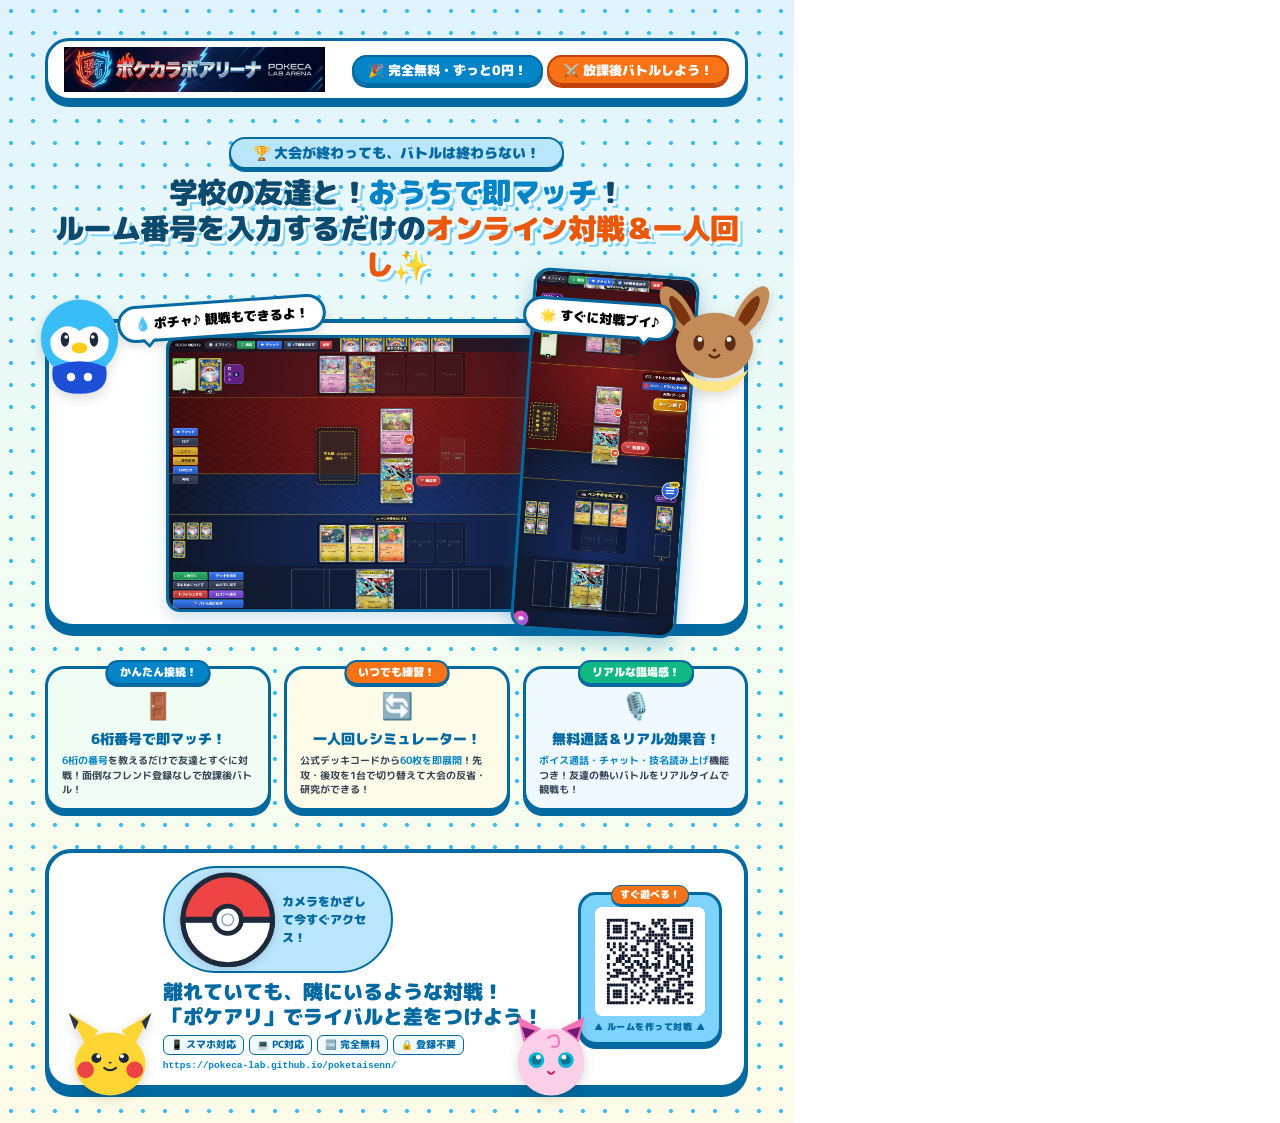
<file: src/poster/poster-c.html>
<!DOCTYPE html>
<html lang="ja">
<head>
  <meta charset="UTF-8">
  <title>ポケアリ 宣伝ポスター - パターンC (爽快フェス＆キュート)</title>
  <style>
    
  @import url('https://fonts.googleapis.com/css2?family=M+PLUS+Rounded+1c:wght@500;700;800;900&display=swap');

  @page {
    size: A4 portrait;
    margin: 0;
  }
  * {
    box-sizing: border-box;
    margin: 0;
    padding: 0;
    -webkit-print-color-adjust: exact !important;
    print-color-adjust: exact !important;
    color-adjust: exact !important;
  }
  html, body {
    width: 210mm;
    height: 297mm;
    margin: 0;
    padding: 0;
    overflow: hidden;
    font-family: "M PLUS Rounded 1c", "Hiragino Maru Gothic ProN", "Kosugi Maru", -apple-system, sans-serif;
    -webkit-font-smoothing: antialiased;
  }
  .poster-canvas {
    width: 210mm;
    height: 297mm;
    position: relative;
    overflow: hidden;
    display: flex;
    flex-direction: column;
    justify-content: space-between;
    padding: 10mm 12mm 9mm 12mm;
  }

  /* 装飾SVGアイコン共通 */
  .poke-chara-svg {
    width: 100%;
    height: 100%;
    filter: drop-shadow(0 4px 6px rgba(0,0,0,0.15));
  }
  .poke-ball-svg {
    display: inline-block;
    vertical-align: middle;
    filter: drop-shadow(0 2px 4px rgba(0,0,0,0.15));
  }

  /* 吹き出し共通 */
  .pop-bubble {
    background: #ffffff;
    border: 3px solid #0f172a;
    border-radius: 20px;
    padding: 6px 14px;
    font-weight: 900;
    font-size: 13px;
    box-shadow: 0 4px 10px rgba(0,0,0,0.12);
    position: relative;
    display: inline-flex;
    align-items: center;
    gap: 4px;
    z-index: 10;
  }
  .pop-bubble::after {
    content: "";
    position: absolute;
    bottom: -9px;
    left: 20px;
    border-width: 9px 8px 0;
    border-style: solid;
    border-color: #0f172a transparent;
    display: block;
    width: 0;
  }
  .pop-bubble::before {
    content: "";
    position: absolute;
    bottom: -5px;
    left: 22px;
    border-width: 7px 6px 0;
    border-style: solid;
    border-color: #ffffff transparent;
    display: block;
    width: 0;
    z-index: 1;
  }

  /* キラキラスター */
  .deco-star {
    position: absolute;
    pointer-events: none;
    font-size: 18px;
    animation: twinkle 2s infinite ease-in-out;
  }


    .theme-blue-fes {
      background: radial-gradient(#38bdf8 13%, transparent 14%) 0 0 / 22px 22px,
                  linear-gradient(180deg, #e0f2fe 0%, #f0fdf4 45%, #fefce8 100%);
    }

    .fes-top {
      display: flex;
      justify-content: space-between;
      align-items: center;
      background: #ffffff;
      border: 3.5px solid #0369a1;
      border-radius: 24px;
      padding: 6px 16px;
      box-shadow: 0 6px 0px #0369a1;
      margin-bottom: 3.5mm;
    }
    .fes-top-logo img {
      height: 12mm;
      display: block;
    }
    .badge-fes {
      background: #0284c7;
      color: #ffffff;
      font-size: 13px;
      font-weight: 900;
      padding: 4px 14px;
      border-radius: 9999px;
      border: 2px solid #0369a1;
      box-shadow: 0 3px 0px #0369a1;
    }
    .badge-fes.orange {
      background: #f97316;
      border-color: #c2410c;
      box-shadow: 0 3px 0px #c2410c;
    }

    .fes-hero {
      text-align: center;
      margin-bottom: 3.5mm;
    }
    .fes-hero-sub {
      display: inline-block;
      background: #bae6fd;
      color: #0369a1;
      font-size: 14px;
      font-weight: 900;
      padding: 4px 22px;
      border-radius: 9999px;
      border: 2.5px solid #0369a1;
      box-shadow: 0 3px 0px #0369a1;
      margin-bottom: 5px;
    }
    .fes-hero-title {
      font-size: 29px;
      font-weight: 900;
      line-height: 1.25;
      color: #0c4a6e;
      letter-spacing: -0.5px;
      text-shadow: 3px 3px 0px #ffffff, 5px 5px 0px #7dd3fc;
    }
    .fes-hero-title .em-blue { color: #0284c7; }
    .fes-hero-title .em-orange { color: #ea580c; }

    .fes-stage {
      position: relative;
      height: 82mm;
      background: #ffffff;
      border: 4px solid #0369a1;
      border-radius: 28px;
      box-shadow: 0 8px 0px #0369a1;
      padding: 4mm 6mm;
      display: flex;
      align-items: center;
      justify-content: center;
      margin-bottom: 4mm;
    }
    .fes-mockup-wrap {
      position: relative;
      width: 122mm;
    }
    .fes-mockup-wrap img {
      width: 100%;
      border-radius: 14px;
      border: 3px solid #0369a1;
      display: block;
      box-shadow: 0 6px 16px rgba(3, 105, 161, 0.2);
    }
    .fes-sp-wrap {
      position: absolute;
      right: -16mm;
      bottom: -6mm;
      width: 44mm;
      z-index: 5;
    }
    .fes-sp-wrap img {
      width: 100%;
      border-radius: 16px;
      border: 3.5px solid #0369a1;
      box-shadow: 0 8px 20px rgba(3, 105, 161, 0.3);
      transform: rotate(4deg);
      display: block;
    }

    .chara-pochama-top {
      position: absolute;
      left: -8mm;
      top: -10mm;
      width: 32mm;
      height: 32mm;
      z-index: 10;
    }
    .bubble-pochama {
      position: absolute;
      left: 18mm;
      top: -6mm;
      background: #fff;
      transform: rotate(-4deg);
      white-space: nowrap;
      border-color: #0369a1;
    }
    .bubble-pochama::after { border-color: #0369a1 transparent; }

    .chara-eevee-top {
      position: absolute;
      right: -8mm;
      top: -10mm;
      width: 32mm;
      height: 32mm;
      z-index: 10;
    }
    .bubble-eevee-right {
      position: absolute;
      right: 18mm;
      top: -6mm;
      background: #fff;
      transform: rotate(4deg);
      white-space: nowrap;
      border-color: #0369a1;
    }
    .bubble-eevee-right::after { left: auto; right: 20px; border-color: #0369a1 transparent; }
    .bubble-eevee-right::before { left: auto; right: 22px; }

    .fes-cards {
      display: grid;
      grid-template-columns: repeat(3, 1fr);
      gap: 3.5mm;
      margin-bottom: 4mm;
    }
    .fes-card {
      background: #ffffff;
      border: 3.5px solid #0369a1;
      border-radius: 20px;
      padding: 3.5mm 3.5mm 3mm;
      box-shadow: 0 5px 0px #0369a1;
      text-align: center;
      position: relative;
    }
    .fes-card.c-f1 { background: #f0fdf4; }
    .fes-card.c-f2 { background: #fefce8; }
    .fes-card.c-f3 { background: #f0f9ff; }

    .card-ribbon-fes {
      position: absolute;
      top: -9px;
      left: 50%;
      transform: translateX(-50%);
      background: #0284c7;
      color: #ffffff;
      font-size: 11px;
      font-weight: 900;
      padding: 2px 12px;
      border-radius: 9999px;
      border: 2px solid #0369a1;
      box-shadow: 0 2px 0px #0369a1;
      white-space: nowrap;
    }
    .card-ribbon-fes.orange { background: #f97316; }
    .card-ribbon-fes.green { background: #10b981; }

    .card-icon-big {
      font-size: 26px;
      margin-top: 1mm;
      margin-bottom: 1.5mm;
      display: block;
    }
    .card-h {
      font-size: 13.5px;
      font-weight: 900;
      color: #0369a1;
      margin-bottom: 1.5mm;
      line-height: 1.3;
    }
    .card-p {
      font-size: 10px;
      color: #334155;
      font-weight: 700;
      line-height: 1.45;
      text-align: left;
    }
    .card-p b {
      color: #0284c7;
    }

    .fes-footer {
      background: #ffffff;
      border: 4px solid #0369a1;
      border-radius: 26px;
      padding: 3.5mm 6mm;
      box-shadow: 0 8px 0px #0369a1;
      display: flex;
      align-items: center;
      justify-content: space-between;
      position: relative;
    }
    .footer-chara-pika-c {
      position: absolute;
      left: 3mm;
      bottom: -6mm;
      width: 26mm;
      height: 26mm;
      z-index: 10;
    }
    .footer-chara-purin-c {
      position: absolute;
      right: 38mm;
      bottom: -6mm;
      width: 26mm;
      height: 26mm;
      z-index: 10;
    }

    .footer-info-c {
      padding-left: 24mm;
      flex: 1;
    }
    .footer-banner-pill-c {
      background: #bae6fd;
      color: #0369a1;
      font-size: 12px;
      font-weight: 900;
      padding: 3px 14px;
      border-radius: 9999px;
      border: 2px solid #0369a1;
      display: inline-flex;
      align-items: center;
      gap: 6px;
      margin-bottom: 1.5mm;
    }
    .footer-big-title-c {
      font-size: 20px;
      font-weight: 900;
      color: #0369a1;
      line-height: 1.25;
      margin-bottom: 1.5mm;
    }
    .footer-tag-list-c {
      display: flex;
      gap: 5px;
      font-size: 9.5px;
      font-weight: 800;
    }
    .footer-tag-list-c span {
      background: #f0f9ff;
      border: 1.5px solid #0369a1;
      border-radius: 6px;
      padding: 2px 7px;
      color: #0369a1;
    }
    .footer-url-text-c {
      font-size: 9.5px;
      font-weight: 800;
      color: #0284c7;
      margin-top: 1.5mm;
      font-family: Consolas, monospace;
    }

    .footer-qr-frame-c {
      display: flex;
      flex-direction: column;
      align-items: center;
      background: #7dd3fc;
      border: 3px solid #0369a1;
      border-radius: 18px;
      padding: 3mm 3.5mm 2mm;
      box-shadow: 0 4px 0px #0369a1;
      position: relative;
    }
    .qr-badge-bubble-c {
      position: absolute;
      top: -10px;
      background: #f97316;
      color: #ffffff;
      font-size: 9.5px;
      font-weight: 900;
      padding: 2px 8px;
      border-radius: 9999px;
      border: 1.5px solid #0369a1;
      white-space: nowrap;
      box-shadow: 0 2px 0px #0369a1;
    }
    .footer-qr-frame-c img {
      width: 29mm;
      height: 29mm;
      display: block;
      border-radius: 8px;
      background: #ffffff;
    }
    .qr-text-under-c {
      font-size: 9px;
      font-weight: 900;
      color: #0369a1;
      margin-top: 1mm;
      letter-spacing: 0.5px;
    }
  </style>
</head>
<body>
  <div class="poster-canvas theme-blue-fes">

    <!-- ヘッダー -->
    <div class="fes-top">
      <div class="fes-top-logo">
        <img src="assets/logo_banner_slim.png" alt="ポケカラボアリーナ (ポケアリ)">
      </div>
      <div class="park-top-badges">
        <span class="badge-fes">🎉 完全無料・ずっと0円！</span>
        <span class="badge-fes orange">⚔️ 放課後バトルしよう！</span>
      </div>
    </div>

    <!-- キャッチコピー -->
    <div class="fes-hero">
      <div class="fes-hero-sub">🏆 大会が終わっても、バトルは終わらない！</div>
      <h1 class="fes-hero-title">
        学校の友達と！<span class="em-blue">おうちで即マッチ</span>！<br>
        ルーム番号を入力するだけの<span class="em-orange">オンライン対戦＆一人回し</span>✨
      </h1>
    </div>

    <!-- ビジュアルステージ（ポッチャマ＆イーブイ） -->
    <div class="fes-stage">
      <div class="chara-pochama-top"><svg viewBox="0 0 100 100" class="poke-chara-svg" aria-label="ポッチャマ">
  <circle cx="50" cy="44" r="32" fill="#38bdf8"/>
  <path d="M26,44 Q36,28 50,38 Q64,28 74,44 Q76,64 50,64 Q24,64 26,44 Z" fill="#ffffff"/>
  <path d="M28,68 Q50,58 72,68 Q76,90 50,90 Q24,90 28,68 Z" fill="#1d4ed8"/>
  <circle cx="43" cy="76" r="3.5" fill="#ffffff"/>
  <circle cx="57" cy="76" r="3.5" fill="#ffffff"/>
  <ellipse cx="38" cy="45" rx="3.5" ry="6" fill="#1e293b"/>
  <circle cx="39" cy="43" r="1.5" fill="#ffffff"/>
  <ellipse cx="62" cy="45" rx="3.5" ry="6" fill="#1e293b"/>
  <circle cx="61" cy="43" r="1.5" fill="#ffffff"/>
  <ellipse cx="50" cy="52" rx="6.5" ry="4.5" fill="#facc15"/>
</svg></div>
      <div class="pop-bubble bubble-pochama">💧 ポチャ♪ 観戦もできるよ！</div>

      <div class="chara-eevee-top"><svg viewBox="0 0 100 100" class="poke-chara-svg" aria-label="イーブイ">
  <ellipse cx="20" cy="22" rx="10" ry="24" transform="rotate(-32 20 22)" fill="#c28b57"/>
  <ellipse cx="22" cy="23" rx="5" ry="16" transform="rotate(-32 22 23)" fill="#78350f"/>
  <ellipse cx="80" cy="22" rx="10" ry="24" transform="rotate(32 80 22)" fill="#c28b57"/>
  <ellipse cx="78" cy="23" rx="5" ry="16" transform="rotate(32 78 23)" fill="#78350f"/>
  <ellipse cx="50" cy="50" rx="32" ry="27" fill="#c28b57"/>
  <path d="M22,70 Q50,90 78,70 Q68,90 50,88 Q32,90 22,70 Z" fill="#fde68a"/>
  <ellipse cx="37" cy="48" rx="4.5" ry="6.5" fill="#5c2d16"/>
  <circle cx="38" cy="45" r="2" fill="#ffffff"/>
  <ellipse cx="63" cy="48" rx="4.5" ry="6.5" fill="#5c2d16"/>
  <circle cx="62" cy="45" r="2" fill="#ffffff"/>
  <circle cx="50" cy="54" r="1.5" fill="#5c2d16"/>
  <path d="M46,58 Q50,62 54,58" fill="none" stroke="#5c2d16" stroke-width="2" stroke-linecap="round"/>
</svg></div>
      <div class="pop-bubble bubble-eevee-right">🌟 すぐに対戦ブイ♪</div>

      <div class="fes-mockup-wrap">
        <img src="assets/battle_pc.png" alt="ポケアリ 対戦画面">
        <div class="fes-sp-wrap">
          <img src="assets/battle_sp.png" alt="スマホ版 対戦画面">
        </div>
      </div>
    </div>

    <!-- 3大ステッカーカード -->
    <div class="fes-cards">
      <div class="fes-card c-f1">
        <div class="card-ribbon-fes">かんたん接続！</div>
        <span class="card-icon-big">🚪</span>
        <div class="card-h">6桁番号で即マッチ！</div>
        <p class="card-p">
          <b>6桁の番号</b>を教えるだけで友達とすぐに対戦！面倒なフレンド登録なしで放課後バトル！
        </p>
      </div>

      <div class="fes-card c-f2">
        <div class="card-ribbon-fes orange">いつでも練習！</div>
        <span class="card-icon-big">🔄</span>
        <div class="card-h">一人回しシミュレーター！</div>
        <p class="card-p">
          公式デッキコードから<b>60枚を即展開</b>！先攻・後攻を1台で切り替えて大会の反省・研究ができる！
        </p>
      </div>

      <div class="fes-card c-f3">
        <div class="card-ribbon-fes green">リアルな臨場感！</div>
        <span class="card-icon-big">🎙️</span>
        <div class="card-h">無料通話＆リアル効果音！</div>
        <p class="card-p">
          <b>ボイス通話・チャット・技名読み上げ</b>機能つき！友達の熱いバトルをリアルタイムで観戦も！
        </p>
      </div>
    </div>

    <!-- フッター（ピカチュウ＆プリン付き） -->
    <div class="fes-footer">
      <div class="footer-chara-pika-c"><svg viewBox="0 0 100 100" class="poke-chara-svg" aria-label="ピカチュウ">
  <polygon points="26,38 8,4 38,22" fill="#ffd533"/>
  <polygon points="8,4 18,13 14,21 8,4" fill="#2d3748"/>
  <polygon points="74,38 92,4 62,22" fill="#ffd533"/>
  <polygon points="92,4 82,13 86,21 92,4" fill="#2d3748"/>
  <ellipse cx="50" cy="56" rx="36" ry="32" fill="#ffd533"/>
  <circle cx="25" cy="62" r="8.5" fill="#ef4444"/>
  <circle cx="75" cy="62" r="8.5" fill="#ef4444"/>
  <circle cx="36" cy="50" r="5" fill="#1e293b"/>
  <circle cx="38" cy="48" r="2" fill="#ffffff"/>
  <circle cx="64" cy="50" r="5" fill="#1e293b"/>
  <circle cx="62" cy="48" r="2" fill="#ffffff"/>
  <polygon points="50,56 48,54 52,54" fill="#1e293b"/>
  <path d="M44,60 Q50,64 50,61 Q50,64 56,60" fill="none" stroke="#1e293b" stroke-width="2.2" stroke-linecap="round"/>
</svg></div>
      <div class="footer-chara-purin-c"><svg viewBox="0 0 100 100" class="poke-chara-svg" aria-label="プリン">
  <polygon points="22,34 16,8 40,20" fill="#f472b6"/>
  <polygon points="20,18 24,30 34,22" fill="#701a75"/>
  <polygon points="78,34 84,8 60,20" fill="#f472b6"/>
  <polygon points="80,18 76,30 66,22" fill="#701a75"/>
  <circle cx="50" cy="54" r="34" fill="#fbcfe8"/>
  <path d="M46,30 Q58,22 58,34 Q58,40 50,38 Q42,36 46,30 Z" fill="#fbcfe8"/>
  <path d="M46,30 Q58,22 58,34 Q58,40 50,38" fill="none" stroke="#f472b6" stroke-width="2"/>
  <circle cx="35" cy="52" r="8" fill="#06b6d4"/>
  <circle cx="35" cy="52" r="5" fill="#0e7490"/>
  <circle cx="37" cy="49" r="2.5" fill="#ffffff"/>
  <circle cx="65" cy="52" r="8" fill="#06b6d4"/>
  <circle cx="65" cy="52" r="5" fill="#0e7490"/>
  <circle cx="63" cy="49" r="2.5" fill="#ffffff"/>
  <path d="M47,64 Q50,68 53,64" fill="none" stroke="#be185d" stroke-width="2" stroke-linecap="round"/>
</svg></div>

      <div class="footer-info-c">
        <div class="footer-banner-pill-c">
          <svg viewBox="0 0 100 100" class="poke-ball-svg">
  <circle cx="50" cy="50" r="46" fill="#ef4444" stroke="#1e293b" stroke-width="5"/>
  <path d="M 4 50 A 46 46 0 0 0 96 50 Z" fill="#ffffff" stroke="#1e293b" stroke-width="5"/>
  <line x1="4" y1="50" x2="96" y2="50" stroke="#1e293b" stroke-width="6"/>
  <circle cx="50" cy="50" r="14" fill="#ffffff" stroke="#1e293b" stroke-width="5"/>
  <circle cx="50" cy="50" r="6" fill="#ffffff" stroke="#94a3b8" stroke-width="1.5"/>
</svg> カメラをかざして今すぐアクセス！
        </div>
        <div class="footer-big-title-c">
          離れていても、隣にいるような対戦！<br>
          「ポケアリ」でライバルと差をつけよう！
        </div>
        <div class="footer-tag-list-c">
          <span>📱 スマホ対応</span>
          <span>💻 PC対応</span>
          <span>🆓 完全無料</span>
          <span>🔒 登録不要</span>
        </div>
        <div class="footer-url-text-c">https://pokeca-lab.github.io/poketaisenn/</div>
      </div>

      <div class="footer-qr-frame-c">
        <div class="qr-badge-bubble-c">すぐ遊べる！</div>
        <img src="assets/qr_pokeari.svg" alt="ポケアリ アクセスQRコード">
        <span class="qr-text-under-c">▲ ルームを作って対戦 ▲</span>
      </div>
    </div>

  </div>
</body>
</html>
</file>
